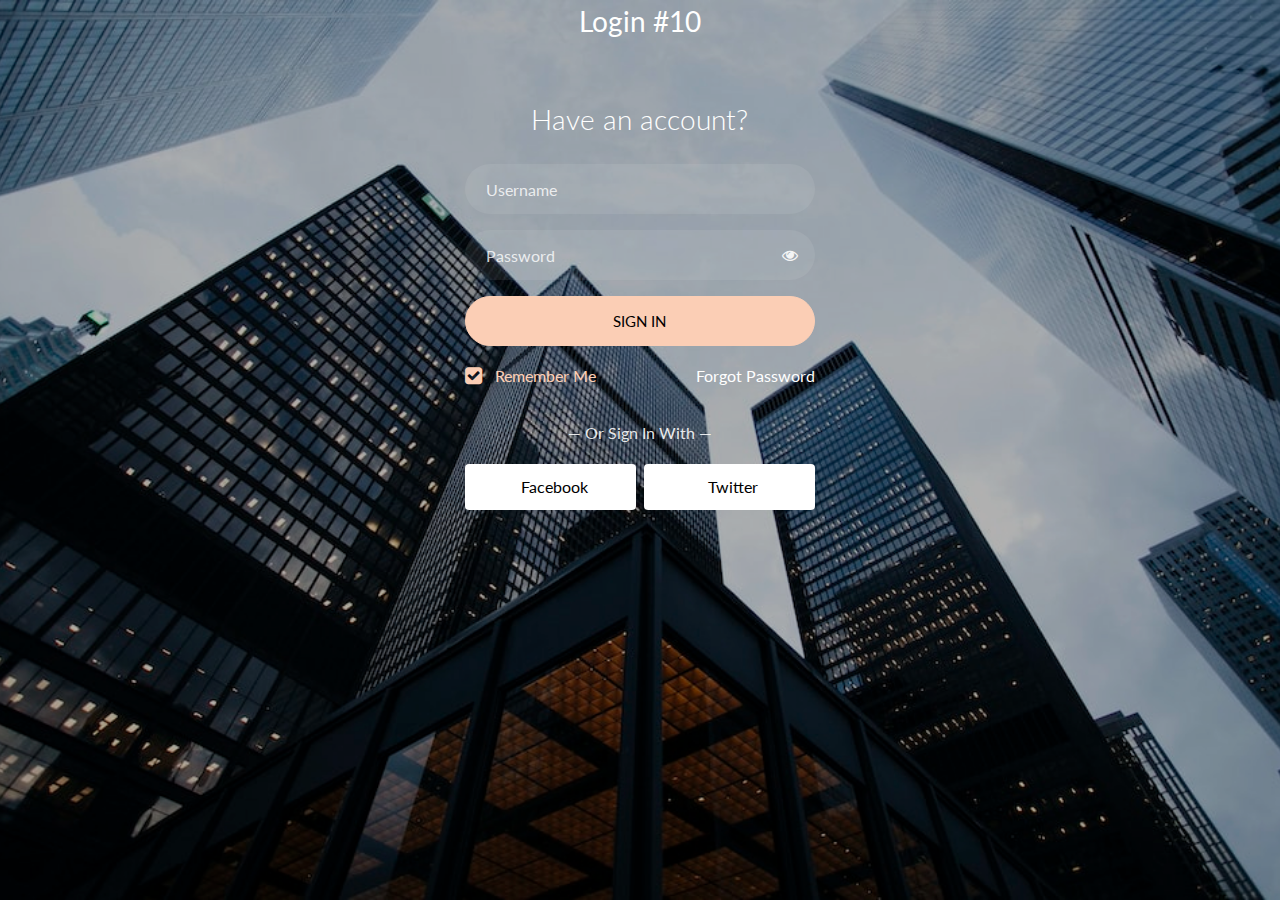
<file: wwwroot/Account/index.html>
<!doctype html>
<html lang="en">
  <head>
  	<title>Login 10</title>
    <meta charset="utf-8">
    <meta name="viewport" content="width=device-width, initial-scale=1, shrink-to-fit=no">

	<link href="https://fonts.googleapis.com/css?family=Lato:300,400,700&display=swap" rel="stylesheet">

	<link rel="stylesheet" href="https://stackpath.bootstrapcdn.com/font-awesome/4.7.0/css/font-awesome.min.css">
	
	<link rel="stylesheet" href="css/style.css">

	</head>
	<body class="img js-fullheight" style="background-image: url(images/CC.jpeg);">
	<section class="ftco-section">
		<div class="container">
			<div class="row justify-content-center">
				<div class="col-md-6 text-center mb-5">
					<h2 class="heading-section">Login #10</h2>
				</div>
			</div>
			<div class="row justify-content-center">
				<div class="col-md-6 col-lg-4">
					<div class="login-wrap p-0">
		      	<h3 class="mb-4 text-center">Have an account?</h3>
		      	<form action="#" class="signin-form">
		      		<div class="form-group">
		      			<input type="text" class="form-control" placeholder="Username" required>
		      		</div>
	            <div class="form-group">
	              <input id="password-field" type="password" class="form-control" placeholder="Password" required>
	              <span toggle="#password-field" class="fa fa-fw fa-eye field-icon toggle-password"></span>
	            </div>
	            <div class="form-group">
	            	<button type="submit" class="form-control btn btn-primary submit px-3">Sign In</button>
	            </div>
	            <div class="form-group d-md-flex">
	            	<div class="w-50">
		            	<label class="checkbox-wrap checkbox-primary">Remember Me
									  <input type="checkbox" checked>
									  <span class="checkmark"></span>
									</label>
								</div>
								<div class="w-50 text-md-right">
									<a href="#" style="color: #fff">Forgot Password</a>
								</div>
	            </div>
	          </form>
	          <p class="w-100 text-center">&mdash; Or Sign In With &mdash;</p>
	          <div class="social d-flex text-center">
	          	<a href="#" class="px-2 py-2 mr-md-1 rounded"><span class="ion-logo-facebook mr-2"></span> Facebook</a>
	          	<a href="#" class="px-2 py-2 ml-md-1 rounded"><span class="ion-logo-twitter mr-2"></span> Twitter</a>
	          </div>
		      </div>
				</div>
			</div>
		</div>
	</section>

	<script src="js/jquery.min.js"></script>
  <script src="js/popper.js"></script>
  <script src="js/bootstrap.min.js"></script>
  <script src="js/main.js"></script>

	</body>
</html>
</file>
